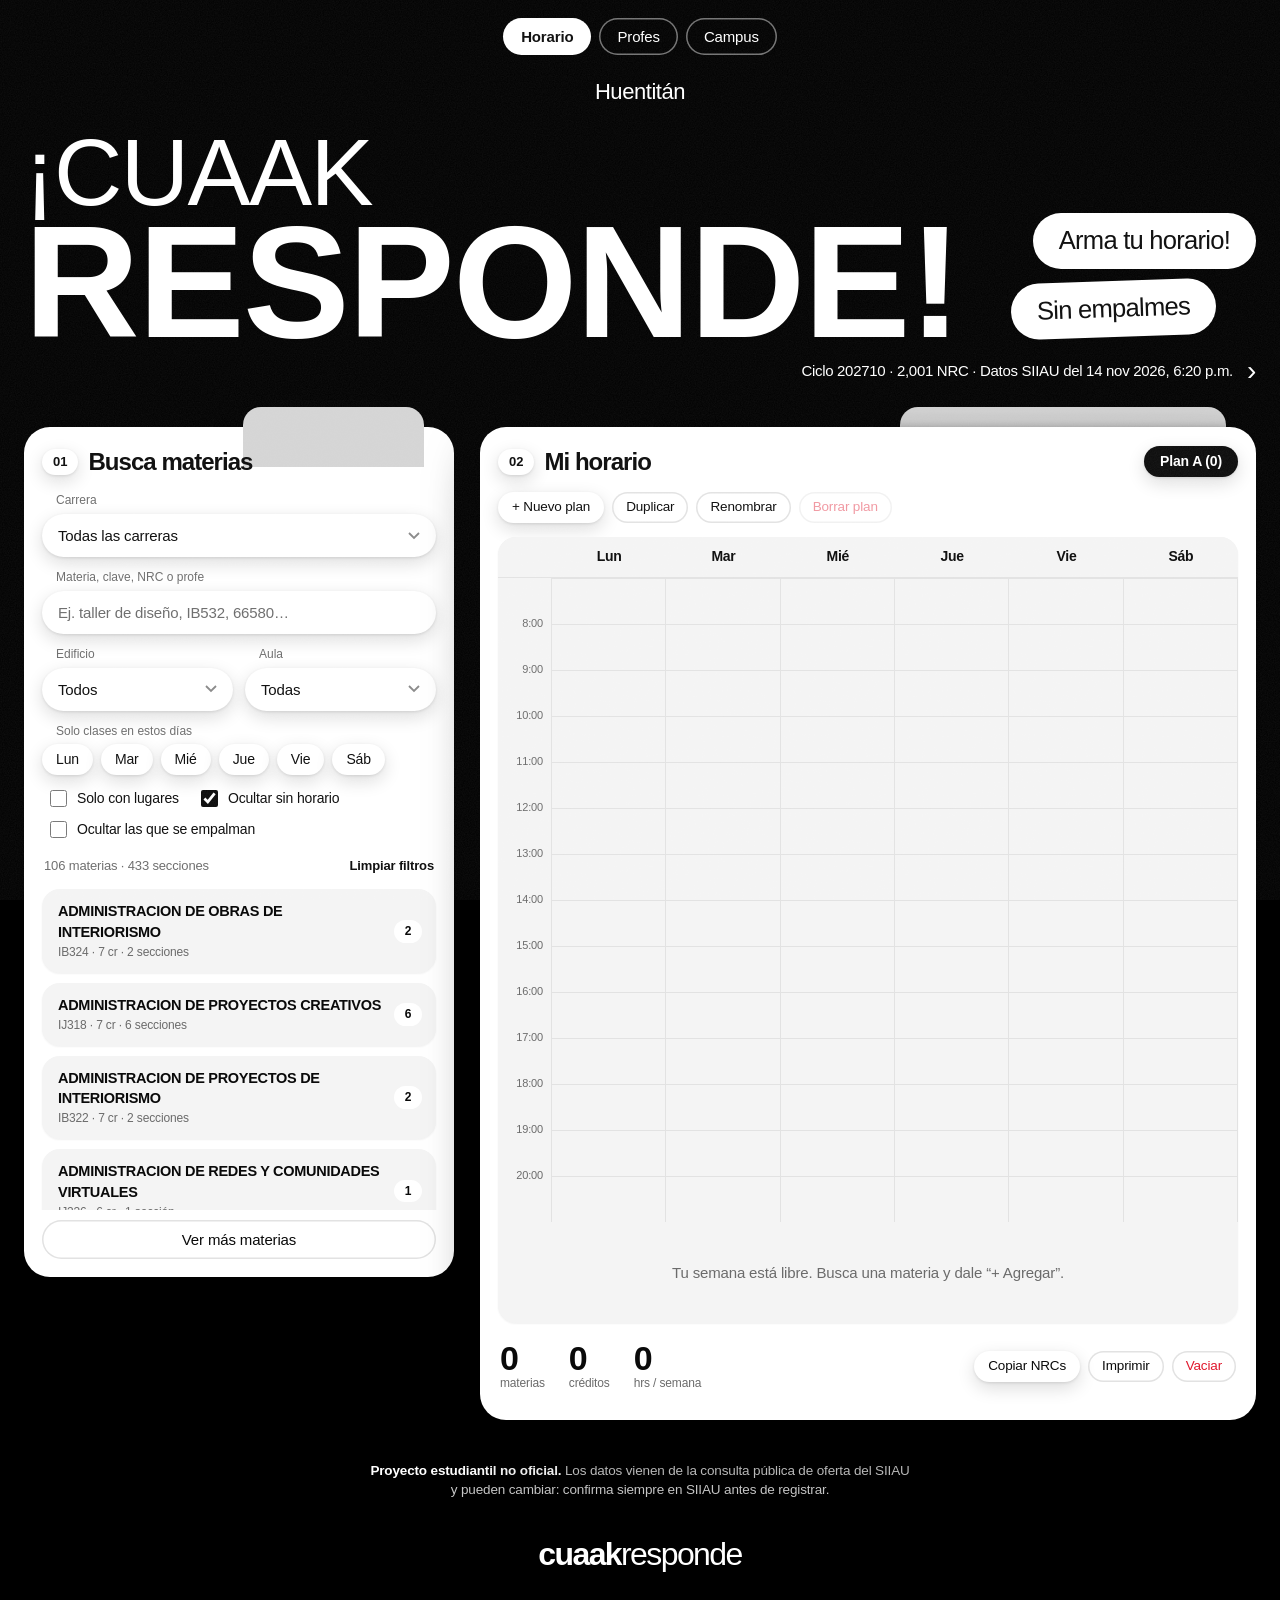
<file: index.html>
<!doctype html>
<html lang="es">
<head>
<meta charset="utf-8">
<meta name="viewport" content="width=device-width, initial-scale=1">
<title>CUAAK RESPONDE</title>
<meta name="description" content="Planificador de horarios hecho por y para la comunidad del CUAAD Huentitán. Proyecto estudiantil no oficial.">
<meta name="theme-color" content="#000000">
<meta property="og:type" content="website">
<meta property="og:locale" content="es_MX">
<meta property="og:site_name" content="CUAAK RESPONDE">
<meta property="og:title" content="¡CUAAK RESPONDE! · Horario, Profes y Campus">
<meta property="og:description" content="Arma tu horario sin empalmes, opina de tus profes y reporta lo que no funciona en el campus. Hecho por y para la comunidad de Huentitán.">
<meta property="og:url" content="https://respondecuaak-dotcom.github.io/cuaak-responde/">
<meta property="og:image" content="https://respondecuaak-dotcom.github.io/cuaak-responde/og.jpg">
<meta property="og:image:type" content="image/jpeg">
<meta property="og:image:width" content="1200">
<meta property="og:image:height" content="630">
<meta property="og:image:alt" content="¡CUAAK RESPONDE! Horario, Profes y Campus para la comunidad de Huentitán">
<meta name="twitter:card" content="summary_large_image">
<meta name="twitter:image" content="https://respondecuaak-dotcom.github.io/cuaak-responde/og.jpg">
<link rel="preconnect" href="https://fonts.cdnfonts.com" crossorigin>
<link rel="preload" href="https://fonts.cdnfonts.com/s/8581/AlteHaasGroteskBold.woff" as="font" type="font/woff" crossorigin>
<link rel="stylesheet" href="styles.css?v=7">
<link rel="icon" href="data:image/svg+xml,%3Csvg xmlns='http://www.w3.org/2000/svg' viewBox='0 0 64 64'%3E%3Crect width='64' height='64' rx='16' fill='%23000000'/%3E%3Ctext x='32' y='45' font-family='Helvetica,Arial,sans-serif' font-size='38' font-weight='900' fill='%23fff' text-anchor='middle'%3EC!%3C/text%3E%3C/svg%3E">
</head>
<body>

<nav class="menu" aria-label="Secciones">
  <a href="./" aria-current="page">Horario</a>
  <a href="profes.html">Profes</a>
  <a href="campus.html">Campus</a>
</nav>

<header class="hero">
  <p class="eyebrow">Huentitán</p>
  <h1 class="titulo"><span class="t1">¡CUAAK</span><span class="t2">RESPONDE!</span></h1>
  <div class="hero-pills" aria-hidden="true">
    <span class="pill-flota p-a">Arma tu horario!</span>
    <span class="pill-flota p-b">Sin empalmes</span>
  </div>
  <a class="hero-meta" href="#app"><span id="meta">Cargando oferta…</span><span class="chev" aria-hidden="true">›</span></a>
</header>

<main class="layout" id="app">
  <!-- ============ BUSCADOR ============ -->
  <section class="panel buscar" aria-label="Buscar materias">
    <div class="panel-head">
      <h2><span class="num">01</span> Busca materias</h2>
    </div>

    <div class="filtros">
      <label class="campo ancho">
        <span>Carrera</span>
        <select id="f-carrera"><option value="">Todas las carreras</option></select>
      </label>
      <label class="campo ancho">
        <span>Materia, clave, NRC o profe</span>
        <input id="f-q" type="search" placeholder="Ej. taller de diseño, IB532, 66580…" autocomplete="off">
      </label>
      <label class="campo">
        <span>Edificio</span>
        <select id="f-edificio"><option value="">Todos</option></select>
      </label>
      <label class="campo">
        <span>Aula</span>
        <select id="f-aula"><option value="">Todas</option></select>
      </label>
      <fieldset class="campo ancho dias-filtro">
        <legend>Solo clases en estos días</legend>
        <div class="chips" id="f-dias"></div>
      </fieldset>
      <div class="toggles ancho">
        <label class="check"><input type="checkbox" id="f-cupo"> Solo con lugares</label>
        <label class="check"><input type="checkbox" id="f-horario" checked> Ocultar sin horario</label>
        <label class="check"><input type="checkbox" id="f-libres"> Ocultar las que se empalman</label>
      </div>
    </div>

    <div class="resultados-head">
      <span id="conteo">—</span>
      <button class="link" id="limpiar" type="button">Limpiar filtros</button>
    </div>
    <div id="resultados" class="resultados" aria-live="polite"></div>
    <button id="mas" class="btn ghost full" type="button" hidden>Ver más materias</button>
  </section>

  <!-- ============ HORARIO ============ -->
  <section class="panel horario" aria-label="Mi horario">
    <div class="panel-head">
      <h2><span class="num">02</span> Mi horario</h2>
      <div class="planes" id="planes" role="tablist"></div>
    </div>

    <div class="plan-acciones">
      <button class="btn sm" id="p-nuevo" type="button">+ Nuevo plan</button>
      <button class="btn sm ghost" id="p-dup" type="button">Duplicar</button>
      <button class="btn sm ghost" id="p-ren" type="button">Renombrar</button>
      <button class="btn sm ghost danger" id="p-del" type="button">Borrar plan</button>
    </div>

    <div id="alertas" class="alertas" aria-live="assertive"></div>

    <div class="grid-wrap">
      <div id="grid" class="grid"></div>
    </div>

    <div class="resumen">
      <div class="stats">
        <div><b id="s-materias">0</b><span>materias</span></div>
        <div><b id="s-creditos">0</b><span>créditos</span></div>
        <div><b id="s-horas">0</b><span>hrs / semana</span></div>
      </div>
      <div class="resumen-acciones">
        <button class="btn sm" id="copiar" type="button">Copiar NRCs</button>
        <button class="btn sm ghost" id="imprimir" type="button">Imprimir</button>
        <button class="btn sm ghost danger" id="vaciar" type="button">Vaciar</button>
      </div>
    </div>
    <ul id="lista" class="lista"></ul>
  </section>
</main>

<footer class="pie">
  <p><b>Proyecto estudiantil no oficial.</b> Los datos vienen de la consulta pública de oferta del SIIAU y pueden cambiar: confirma siempre en SIIAU antes de registrar.</p>  <p class="firma"><b>cuaak</b>responde</p>
</footer>

<div id="toast" class="toast" role="status" hidden></div>

<script src="config.js?v=7"></script>
<script src="data/oferta.js?v=7" onerror="window.OFERTA_ERROR=true"></script>
<script src="app.js?v=7"></script>
</body>
</html>
</file>
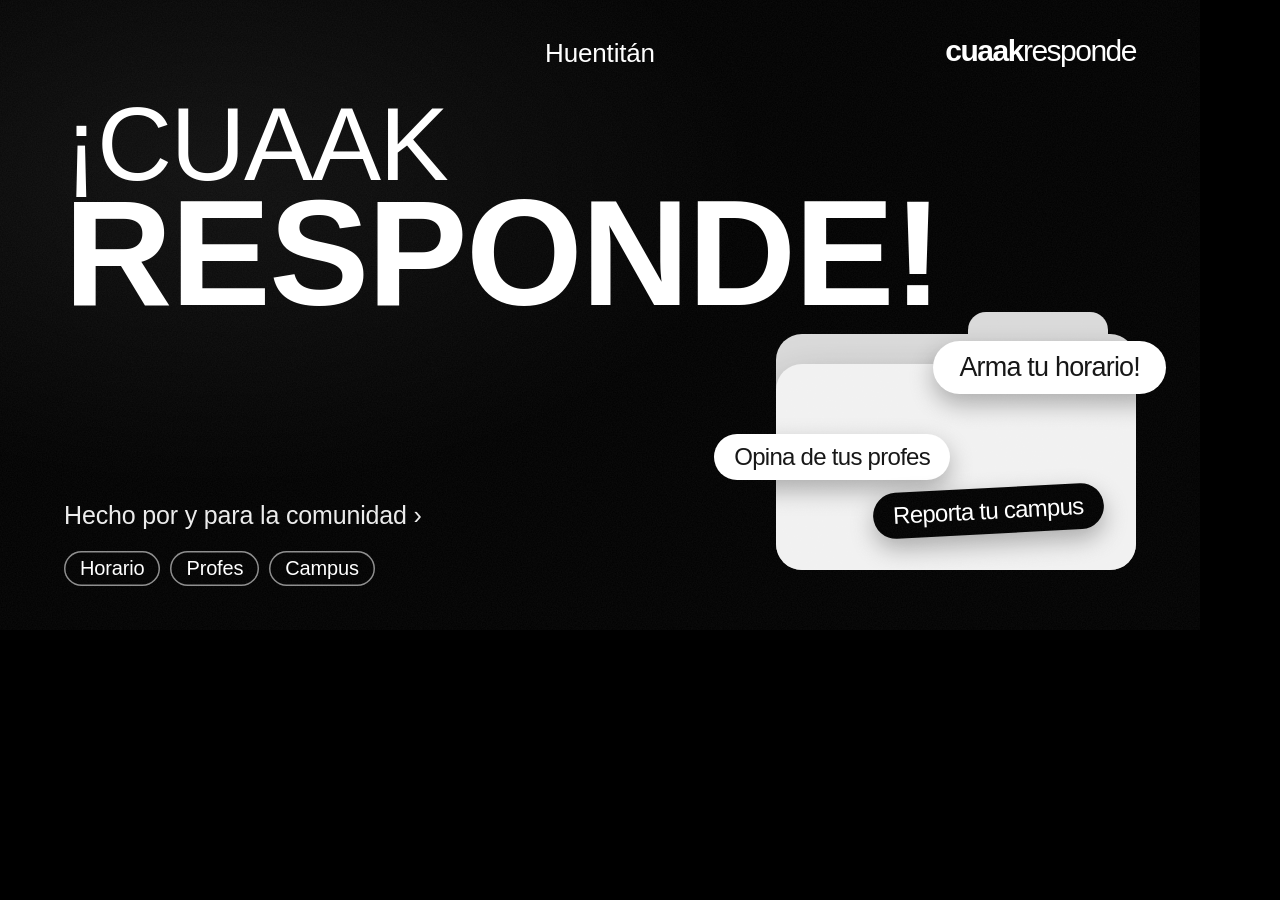
<file: assets/og.html>
<!doctype html>
<html lang="es">
<head>
<meta charset="utf-8">
<title>Imagen para compartir</title>
<!-- Fuente de og.jpg, og-profes.jpg y og-campus.jpg (1200x630).
     Variante con ?v=general | ?v=profes | ?v=campus. Para regenerar: captura con
     msedge --headless --hide-scrollbars --window-size=1200,630 --screenshot=og-profes.png "assets/og.html?v=profes"
     y conviértela a JPG (calidad ~88) para que pese < 300 KB (WhatsApp). -->
<style>
@font-face { font-family: "Alte Haas Grotesk"; font-weight: 400;
  src: url("https://fonts.cdnfonts.com/s/8581/AlteHaasGroteskRegular.woff") format("woff"); }
@font-face { font-family: "Alte Haas Grotesk"; font-weight: 700;
  src: url("https://fonts.cdnfonts.com/s/8581/AlteHaasGroteskBold.woff") format("woff"); }
* { box-sizing: border-box; margin: 0; }
html, body { width: 1200px; height: 630px; overflow: hidden; }
body {
  background: #000000; color: #fff; position: relative;
  font-family: "Alte Haas Grotesk", "Helvetica Neue", Arial, sans-serif; letter-spacing: -.01em;
  -webkit-font-smoothing: antialiased;
}
/* grano + luz suave para darle profundidad */
body::before {
  content: ""; position: absolute; inset: 0;
  background: radial-gradient(900px 520px at 18% 28%, rgba(255,255,255,.06), transparent 60%),
              radial-gradient(700px 500px at 95% 100%, rgba(0,0,0,.30), transparent 60%);
}
body::after {
  content: ""; position: absolute; inset: 0; pointer-events: none; opacity: .14; mix-blend-mode: screen;
  background-image: url("data:image/svg+xml,%3Csvg xmlns='http://www.w3.org/2000/svg' width='300' height='300'%3E%3Cfilter id='n'%3E%3CfeTurbulence type='fractalNoise' baseFrequency='.8' numOctaves='3' stitchTiles='stitch'/%3E%3CfeColorMatrix values='0 0 0 0 1 0 0 0 0 1 0 0 0 0 1 0 0 0 .35 0'/%3E%3C/filter%3E%3Crect width='100%25' height='100%25' filter='url(%23n)'/%3E%3C/svg%3E");
}
.eyebrow { position: absolute; top: 38px; left: 0; right: 0; text-align: center; font-size: 26px; }
.titulo { position: absolute; left: 64px; top: 100px; line-height: .86; letter-spacing: -.05em; white-space: nowrap; }
.t1 { display: block; font-size: 104px; font-weight: 400; }
.t2 { display: block; font-size: var(--t2, 150px); font-weight: 700; }

.folder { position: absolute; right: 64px; bottom: 60px; width: 360px; height: 236px; }
.folder .back { position: absolute; inset: 0; background: #D9D9D9; border-radius: 26px; }
.folder .tab { position: absolute; top: -22px; right: 28px; width: 140px; height: 50px; background: #D9D9D9; border-radius: 18px 18px 0 0; }
.folder .front { position: absolute; left: 0; right: 0; bottom: 0; height: 206px; background: #F1F1F1; border-radius: 26px; box-shadow: 0 22px 44px rgba(0,0,0,.38); }

.pill {
  position: absolute; background: #fff; color: #111; border-radius: 999px; padding: 11px 26px;
  font-size: 27px; letter-spacing: -.03em; box-shadow: 0 10px 24px rgba(0,0,0,.30); white-space: nowrap;
}
.pill.g { background: #000000; color: #fff; }
.pill.ok { background: #12804B; color: #fff; }
.pill.b { font-weight: 700; }

.meta { position: absolute; left: 64px; bottom: 100px; font-size: 25px; opacity: .92; }
.secciones { position: absolute; left: 64px; bottom: 44px; display: flex; gap: 10px; }
.secciones span { font-size: 20px; padding: 6px 16px; border-radius: 999px; box-shadow: inset 0 0 0 1.5px rgba(255,255,255,.55); }
.secciones span.on { background: #fff; color: #111; box-shadow: none; font-weight: 700; }
.firma { position: absolute; right: 64px; top: 34px; font-size: 30px; letter-spacing: -.05em; }
.firma b { font-weight: 700; }
</style>
</head>
<body>
  <p class="eyebrow">Huentitán</p>
  <p class="firma"><b>cuaak</b>responde</p>
  <h1 class="titulo"><span class="t1" id="t1"></span><span class="t2" id="t2"></span></h1>
  <div class="folder"><div class="tab"></div><div class="back"></div><div class="front"></div></div>
  <div id="pills"></div>
  <p class="meta" id="meta"></p>
  <div class="secciones" id="secs"></div>

<script>
  const V = {
    general: {
      t1: "¡CUAAK", t2: "RESPONDE!", size: "150px", on: null,
      meta: "Hecho por y para la comunidad ›",
      pills: [
        ["Arma tu horario!", "right:34px; bottom:236px;", ""],
        ["Opina de tus profes", "right:250px; bottom:150px; font-size:24px; padding:9px 20px;", ""],
        ["Reporta tu campus", "right:96px; bottom:96px; font-size:24px; padding:9px 20px; transform:rotate(-3deg);", "g"],
      ],
    },
    profes: {
      t1: "¡OPINA DE", t2: "TUS PROFES!", size: "128px", on: "Profes",
      meta: "Reseñas anónimas de alumnos ›",
      pills: [
        ["★ 4.6", "right:44px; bottom:238px; font-size:32px;", "ok b"],
        ["Explica bien", "right:250px; bottom:158px; font-size:24px; padding:9px 20px;", ""],
        ["Califica justo", "right:70px; bottom:150px; font-size:24px; padding:9px 20px;", ""],
        ["Es anónimo", "right:150px; bottom:84px; font-size:24px; padding:9px 20px; transform:rotate(-3deg);", "g"],
      ],
    },
    campus: {
      t1: "¡REPORTA", t2: "TU CAMPUS!", size: "132px", on: "Campus",
      meta: "Lo llevamos en oficio hasta que se solucione ›",
      pills: [
        ["¿Algo no funciona?", "right:30px; bottom:238px;", ""],
        ["Baños", "right:300px; bottom:160px; font-size:24px; padding:9px 20px;", ""],
        ["Material", "right:170px; bottom:160px; font-size:24px; padding:9px 20px;", ""],
        ["✓ Solucionado", "right:120px; bottom:90px; font-size:24px; padding:9px 20px; transform:rotate(-3deg);", "ok"],
      ],
    },
  };
  const v = V[new URLSearchParams(location.search).get("v")] || V.general;
  document.getElementById("t1").textContent = v.t1;
  document.getElementById("t2").textContent = v.t2;
  document.body.style.setProperty("--t2", v.size);
  document.getElementById("meta").textContent = v.meta;
  for (const [txt, css, cls] of v.pills) {
    const p = document.createElement("span"); p.className = "pill " + cls; p.style.cssText = css; p.textContent = txt;
    document.getElementById("pills").append(p);
  }
  for (const s of ["Horario", "Profes", "Campus"]) {
    const e = document.createElement("span"); e.textContent = s; if (s === v.on) e.className = "on";
    document.getElementById("secs").append(e);
  }
</script>
</body>
</html>
</file>
<file: styles.css>
/* CUAAK RESPONDE — estilo póster: negro con grano, carpetas y píldoras blancas */
@font-face {
  font-family: "Alte Haas Grotesk"; font-style: normal; font-weight: 400; font-display: swap;
  src: local("Alte Haas Grotesk"), local("AlteHaasGrotesk"),
       url("https://fonts.cdnfonts.com/s/8581/AlteHaasGroteskRegular.woff") format("woff");
}
@font-face {
  font-family: "Alte Haas Grotesk"; font-style: normal; font-weight: 700; font-display: swap;
  src: local("Alte Haas Grotesk Bold"), local("AlteHaasGrotesk-Bold"),
       url("https://fonts.cdnfonts.com/s/8581/AlteHaasGroteskBold.woff") format("woff");
}
/* Mismo diseño en modo claro y oscuro: fondo negro, todo lo demás blanco. */
:root {
  --bg: #000000;            /* fondo negro */
  --on-bg: #FFFFFF;
  --on-bg-soft: rgba(255, 255, 255, .78);
  --folder: #FFFFFF;        /* hoja frontal de la carpeta */
  --folder-back: #D4D4D4;   /* hoja trasera / pestaña */
  --sheet: #F4F4F4;         /* tarjetas dentro de la carpeta */
  --ink: #0A0A0A;
  --muted: #6B6B6B;
  --line: #E2E2E2;
  --pill: #FFFFFF;
  --pill-ink: #0A0A0A;
  --accent: #0A0A0A;        /* botones y selección: negro sobre blanco */
  --accent-ink: #FFFFFF;
  --ok: #138A4F;
  --bad: #E0182D;
  --bad-bg: #FFE6E9;
  --shadow-pill: 0 6px 18px rgba(0, 0, 0, .14), 0 1px 3px rgba(0, 0, 0, .10);
  --shadow-folder: 0 24px 50px rgba(0, 0, 0, .6), 0 3px 10px rgba(0, 0, 0, .4);
  --block-l: 88%;
  --block-s: 85%;
  --block-border-l: 45%;
  --grain-opacity: .07;
  --font: "Alte Haas Grotesk", "Helvetica Neue", Helvetica, Arial, system-ui, sans-serif;
  color-scheme: light;
}

* { box-sizing: border-box; }
[hidden] { display: none !important; }
html { -webkit-text-size-adjust: 100%; scroll-behavior: smooth; }
body {
  margin: 0; background: var(--bg); color: var(--ink);
  font-family: var(--font); font-size: 15px; line-height: 1.4;
  -webkit-font-smoothing: antialiased; letter-spacing: -.01em;
}
/* grano de papel sobre el fondo negro, como el póster (screen: no ensucia lo blanco) */
body::after {
  content: ""; position: fixed; inset: 0; z-index: 90; pointer-events: none;
  opacity: var(--grain-opacity); mix-blend-mode: screen;
  background-image: url("data:image/svg+xml,%3Csvg xmlns='http://www.w3.org/2000/svg' width='220' height='220'%3E%3Cfilter id='n'%3E%3CfeTurbulence type='fractalNoise' baseFrequency='.85' numOctaves='3' stitchTiles='stitch'/%3E%3CfeColorMatrix values='0 0 0 0 1 0 0 0 0 1 0 0 0 0 1 0 0 0 .9 0'/%3E%3C/filter%3E%3Crect width='100%25' height='100%25' filter='url(%23n)'/%3E%3C/svg%3E");
}
button, input, select { font: inherit; color: inherit; letter-spacing: inherit; }
.tab-num { font-variant-numeric: tabular-nums; }

/* ---------- menú ---------- */
.menu {
  display: flex; justify-content: center; gap: 8px; flex-wrap: wrap;
  padding: 18px 16px 0; max-width: 1600px; margin: 0 auto;
}
.menu a, .menu .pronto {
  border-radius: 999px; padding: 8px 18px; font-size: 15px; text-decoration: none;
  color: var(--on-bg); box-shadow: inset 0 0 0 1.5px color-mix(in srgb, var(--on-bg) 45%, transparent);
}
.menu a:hover { box-shadow: inset 0 0 0 1.5px var(--on-bg); }
.menu a[aria-current="page"] { background: var(--pill); color: var(--pill-ink); box-shadow: var(--shadow-pill); font-weight: 700; }
.menu .pronto { opacity: .6; cursor: default; }
.menu .pronto small { font-size: 11px; margin-left: 4px; }
.menu a:focus-visible { outline: 3px solid var(--on-bg); outline-offset: 2px; }

/* ---------- hero ---------- */
.hero {
  color: var(--on-bg); max-width: 1600px; margin: 0 auto; padding: 22px 24px 8px;
  display: grid; grid-template-columns: 1fr auto; align-items: end; gap: 6px 24px;
}
.eyebrow { grid-column: 1 / -1; justify-self: center; margin: 0 0 18px; font-size: 22px; font-weight: 400; letter-spacing: -.02em; }
.titulo { margin: 0; line-height: .86; letter-spacing: -.055em; display: flex; flex-direction: column; }
.titulo .t1 { font-weight: 400; font-size: clamp(32px, 7.4vw, 104px); }
.titulo .t2 { font-weight: 700; font-size: clamp(40px, 12.5vw, 176px); }
@media (max-width: 600px) {
  .titulo .t1 { font-size: 9vw; }
  .titulo .t2 { font-size: 14.2vw; }
}
.hero-pills { display: flex; flex-direction: column; align-items: flex-end; gap: 12px; padding-bottom: 14px; }
.pill-flota {
  background: var(--pill); color: var(--pill-ink); border-radius: 999px; padding: 10px 26px;
  font-size: clamp(17px, 2vw, 26px); font-weight: 400; letter-spacing: -.03em; box-shadow: var(--shadow-pill);
}
.pill-flota.p-b { margin-right: 40px; transform: rotate(-2deg); }
.hero-meta {
  grid-column: 1 / -1; justify-self: end; display: inline-flex; align-items: center; gap: 14px;
  color: var(--on-bg); text-decoration: none; font-size: 15px; font-weight: 400; letter-spacing: -.02em;
}
.hero-meta br { display: none; }
.hero-meta #meta { display: inline; }
.chev { font-size: 28px; line-height: 1; font-weight: 400; }

/* ---------- layout ---------- */
.layout {
  display: grid; grid-template-columns: minmax(340px, 430px) 1fr; gap: 26px;
  padding: 34px 24px 24px; align-items: start; max-width: 1600px; margin: 0 auto;
}
/* carpeta: hoja frontal + pestaña trasera */
.panel {
  position: relative; background: var(--folder); border-radius: 26px; padding: 18px;
  box-shadow: var(--shadow-folder); min-width: 0;
}
.panel::before {
  content: ""; position: absolute; z-index: -1; top: -20px; right: 30px; width: 42%; height: 60px;
  background: var(--folder-back); border-radius: 18px 18px 0 0;
}
.buscar { position: sticky; top: 30px; max-height: calc(100vh - 50px); display: flex; flex-direction: column; }
.panel-head { display: flex; align-items: center; justify-content: space-between; gap: 10px; flex-wrap: wrap; margin-bottom: 14px; }
h2 { margin: 0; font-size: 24px; font-weight: 700; letter-spacing: -.04em; display: flex; align-items: center; gap: 10px; }
.num {
  background: var(--pill); color: var(--pill-ink); box-shadow: var(--shadow-pill);
  font-size: 13px; font-weight: 700; padding: 4px 11px; border-radius: 999px; letter-spacing: 0;
}

/* ---------- filtros ---------- */
.filtros { display: grid; grid-template-columns: 1fr 1fr; gap: 12px; }
.ancho { grid-column: 1 / -1; }
.campo { display: flex; flex-direction: column; gap: 5px; min-width: 0; margin: 0; padding: 0; border: 0; }
.campo > span, .campo legend { font-size: 12px; font-weight: 400; color: var(--muted); padding: 0 0 0 14px; letter-spacing: 0; }
.campo select, .campo input {
  width: 100%; padding: 11px 16px; border: 0; border-radius: 999px; min-width: 0;
  background: var(--pill); color: var(--pill-ink); box-shadow: var(--shadow-pill);
  appearance: none; -webkit-appearance: none;
}
.campo select {
  padding-right: 38px; cursor: pointer;
  background-image: url("data:image/svg+xml,%3Csvg xmlns='http://www.w3.org/2000/svg' width='12' height='8'%3E%3Cpath d='M1 1l5 5 5-5' fill='none' stroke='%23888' stroke-width='1.8'/%3E%3C/svg%3E");
  background-repeat: no-repeat; background-position: right 16px center;
}
.campo input::placeholder { color: var(--muted); }
.campo input:focus, .campo select:focus, .btn:focus-visible, .chip:focus-visible, .plan-tab:focus-visible {
  outline: 3px solid var(--accent); outline-offset: 2px;
}
.chips { display: flex; gap: 8px; flex-wrap: wrap; margin-top: 4px; }
.chip {
  border: 0; background: var(--pill); color: var(--pill-ink); box-shadow: var(--shadow-pill);
  border-radius: 999px; padding: 6px 14px; font-weight: 400; font-size: 14px; cursor: pointer;
}
.chip[aria-pressed="true"] { background: var(--accent); color: var(--accent-ink); }
.toggles { display: flex; flex-wrap: wrap; gap: 8px 18px; padding-left: 4px; }
.check { display: flex; align-items: center; gap: 7px; font-size: 14px; cursor: pointer; }
.check input { accent-color: var(--accent); width: 17px; height: 17px; }

.resultados-head { display: flex; justify-content: space-between; align-items: center; margin: 16px 2px 10px; font-size: 13px; color: var(--muted); }
.link { background: none; border: 0; padding: 0; color: var(--accent); font-weight: 700; cursor: pointer; }
.link:hover { text-decoration: underline; text-underline-offset: 3px; }
.resultados { overflow-y: auto; min-height: 120px; margin: 0 -10px; padding: 4px 10px 10px; flex: 1; }

/* ---------- materia ---------- */
.materia { background: var(--sheet); border-radius: 18px; margin-bottom: 10px; box-shadow: 0 1px 2px rgba(0,0,0,.06); }
.materia[open] { box-shadow: var(--shadow-pill); }
.materia summary {
  list-style: none; cursor: pointer; padding: 12px 14px 12px 16px; display: grid;
  grid-template-columns: 1fr auto; gap: 2px 10px; align-items: center;
}
.materia summary::-webkit-details-marker { display: none; }
.m-nombre { font-weight: 700; font-size: 14.5px; letter-spacing: -.02em; }
.m-info { grid-column: 1; font-size: 12px; color: var(--muted); }
.m-badge {
  grid-row: 1 / span 2; grid-column: 2; font-size: 12px; font-weight: 700; min-width: 28px; text-align: center;
  background: var(--folder); color: var(--ink); border-radius: 999px; padding: 3px 9px;
}
.m-badge.en { background: var(--accent); color: var(--accent-ink); }
.secciones { border-top: 1px solid var(--line); }
.sec { padding: 12px 14px 12px 16px; display: grid; grid-template-columns: 1fr auto; gap: 5px 10px; border-bottom: 1px solid var(--line); }
.sec:last-child { border-bottom: 0; }
.sec.agregada { background: color-mix(in srgb, var(--accent) 10%, transparent); }
.sec-top { display: flex; gap: 6px; flex-wrap: wrap; align-items: center; font-size: 12px; }
.sec-top .nrc { font-weight: 700; font-size: 14px; font-variant-numeric: tabular-nums; margin-right: 2px; }
.pill {
  font-size: 12px; padding: 2px 10px; border-radius: 999px; background: var(--pill); color: var(--pill-ink);
  box-shadow: 0 2px 6px rgba(0,0,0,.12); font-variant-numeric: tabular-nums;
}
.pill.lleno { color: var(--bad); }
.pill.hay { color: var(--ok); }
.ses { font-size: 12.5px; line-height: 1.5; font-variant-numeric: tabular-nums; }
.ses .d { display: inline-block; min-width: 10ch; font-weight: 700; }
.prof { font-size: 12px; color: var(--muted); }
.empalme { font-size: 12px; font-weight: 700; color: var(--bad); }
.sec-btn { grid-row: 1 / span 4; grid-column: 2; align-self: center; }

/* ---------- botones (píldoras) ---------- */
.btn {
  border: 0; background: var(--pill); color: var(--pill-ink); box-shadow: var(--shadow-pill);
  border-radius: 999px; padding: 9px 18px; font-weight: 400; cursor: pointer; white-space: nowrap;
  transition: transform .12s ease, box-shadow .12s ease;
}
.btn:hover { transform: translateY(-1px); box-shadow: 0 10px 22px rgba(0,0,0,.18); }
.btn:active { transform: translateY(1px); box-shadow: 0 2px 6px rgba(0,0,0,.14); }
.btn:disabled { opacity: .45; cursor: default; transform: none; }
.btn.ghost { background: transparent; box-shadow: inset 0 0 0 1.5px var(--line); }
.btn.danger { color: var(--bad); }
.btn.add { background: var(--accent); color: var(--accent-ink); font-weight: 700; }
.btn.quitar { background: var(--folder); }
.btn.sm { padding: 6px 14px; font-size: 13.5px; }
.btn.full { width: 100%; margin-top: 10px; }

/* ---------- planes ---------- */
.planes { display: flex; gap: 8px; flex-wrap: wrap; }
.plan-tab {
  border: 0; background: var(--pill); color: var(--pill-ink); box-shadow: var(--shadow-pill);
  border-radius: 999px; padding: 6px 16px; font-weight: 400; cursor: pointer; font-size: 14px;
  max-width: 18ch; overflow: hidden; text-overflow: ellipsis; white-space: nowrap;
}
.plan-tab[aria-selected="true"] { background: var(--accent); color: var(--accent-ink); font-weight: 700; }
.plan-acciones { display: flex; gap: 8px; flex-wrap: wrap; margin-bottom: 14px; }

/* ---------- alertas ---------- */
.alertas:empty { display: none; }
.alertas { background: var(--bad-bg); border-radius: 18px; padding: 12px 16px; margin-bottom: 14px; box-shadow: inset 0 0 0 1.5px var(--bad); }
.alertas h3 { margin: 0 0 4px; font-size: 15px; color: var(--bad); letter-spacing: -.02em; }
.alertas ul { margin: 0; padding-left: 18px; font-size: 13px; }

/* ---------- grid semanal ---------- */
.grid-wrap { overflow-x: auto; border-radius: 18px; background: var(--sheet); box-shadow: 0 1px 2px rgba(0,0,0,.06); }
.grid { --hpx: 46px; display: grid; min-width: 640px; position: relative; }
.g-head {
  position: sticky; top: 0; z-index: 3; background: var(--sheet); color: var(--ink);
  font-weight: 700; text-align: center; padding: 10px 0; font-size: 14px; letter-spacing: -.02em;
  border-bottom: 1px solid var(--line);
}
.g-horas { position: relative; border-right: 1px solid var(--line); }
.g-hora { position: absolute; right: 8px; transform: translateY(-50%); font-size: 11px; color: var(--muted); font-variant-numeric: tabular-nums; }
.g-dia { position: relative; border-right: 1px solid var(--line); background-image: repeating-linear-gradient(to bottom, var(--line) 0 1px, transparent 1px var(--hpx)); }
.g-dia:last-child { border-right: 0; }
.bloque {
  --h: 340;
  position: absolute; left: 3px; right: 3px; overflow: hidden; cursor: pointer;
  background: hsl(var(--h) var(--block-s) var(--block-l));
  border-left: 4px solid hsl(var(--h) 75% var(--block-border-l));
  border-radius: 10px; padding: 4px 6px; font-size: 11px; line-height: 1.2; color: var(--ink);
  box-shadow: 0 2px 6px rgba(0,0,0,.10);
}
.bloque b { display: block; font-size: 11.5px; font-weight: 700; letter-spacing: -.02em; }
.bloque .bl-meta { font-size: 10px; opacity: .8; font-variant-numeric: tabular-nums; }
.bloque.choque { box-shadow: inset 0 0 0 2px var(--bad); background-image: repeating-linear-gradient(-45deg, transparent 0 6px, color-mix(in srgb, var(--bad) 20%, transparent) 6px 12px); }
.bloque.choque::after { content: "!"; position: absolute; top: 3px; right: 3px; width: 16px; height: 16px; border-radius: 50%; background: var(--bad); color: #fff; font-weight: 700; font-size: 11px; display: grid; place-items: center; }
.bloque.hl { outline: 3px solid var(--ink); z-index: 2; }
.bloque.preview { opacity: .55; outline: 2px dashed var(--ink); pointer-events: none; z-index: 1; }
.grid-vacio { grid-column: 1 / -1; padding: 40px 20px; text-align: center; color: var(--muted); }

/* ---------- resumen ---------- */
.resumen { display: flex; justify-content: space-between; align-items: center; gap: 12px; flex-wrap: wrap; margin: 18px 2px 10px; }
.stats { display: flex; gap: 24px; }
.stats div { display: flex; flex-direction: column; }
.stats b { font-size: 34px; font-weight: 700; line-height: 1; letter-spacing: -.05em; font-variant-numeric: tabular-nums; }
.stats span { font-size: 12px; color: var(--muted); }
.resumen-acciones { display: flex; gap: 8px; flex-wrap: wrap; }
.lista { list-style: none; margin: 0; padding: 0; display: grid; grid-template-columns: repeat(auto-fill, minmax(260px, 1fr)); gap: 10px; }
.lista li {
  --h: 340; background: var(--sheet); border-radius: 16px; padding: 10px 12px 10px 16px;
  box-shadow: inset 4px 0 0 hsl(var(--h) 75% var(--block-border-l)), 0 1px 2px rgba(0,0,0,.06);
  display: grid; grid-template-columns: 1fr auto; gap: 2px 8px; font-size: 13.5px;
}
.lista li.choque { box-shadow: inset 4px 0 0 var(--bad), inset 0 0 0 1.5px var(--bad); }
.lista .l-n { font-weight: 700; letter-spacing: -.02em; }
.lista .l-i { font-size: 12px; color: var(--muted); font-variant-numeric: tabular-nums; }
.lista .x { grid-row: 1 / span 2; grid-column: 2; align-self: center; background: none; border: 0; font-size: 22px; cursor: pointer; color: var(--muted); padding: 0 4px; line-height: 1; }
.lista .x:hover { color: var(--bad); }

/* ---------- pie / toast ---------- */
.pie {
  color: var(--on-bg); display: flex; flex-direction: column; align-items: center; gap: 14px; text-align: center;
  padding: 18px 24px 40px; max-width: 1600px; margin: 0 auto; font-size: 13.5px;
}
.pie p { margin: 0; max-width: 72ch; color: var(--on-bg-soft); }
.pie p b { color: var(--on-bg); }
.firma { font-size: 32px; letter-spacing: -.05em; color: var(--on-bg) !important; font-weight: 400; margin-top: 18px !important; }
.firma b { font-weight: 700; }
.cargar { cursor: pointer; }
.toast {
  position: fixed; left: 50%; bottom: 22px; transform: translateX(-50%); z-index: 95;
  background: var(--pill); color: var(--pill-ink); padding: 11px 22px; border-radius: 999px;
  font-weight: 400; box-shadow: 0 12px 30px rgba(0,0,0,.25); max-width: calc(100vw - 32px);
}
.toast.bad { box-shadow: inset 0 0 0 2px var(--bad), 0 12px 30px rgba(0,0,0,.25); color: var(--bad); }
.vacio { padding: 24px 8px; text-align: center; color: var(--muted); }
.vacio b { display: block; color: var(--ink); font-size: 16px; margin-bottom: 4px; }

/* ---------- responsive ---------- */
@media (max-width: 960px) {
  .layout { grid-template-columns: 1fr; padding: 34px 16px 16px; gap: 42px; }
  .buscar { position: relative; top: auto; max-height: none; }
  .resultados { max-height: 60vh; }
  .hero { grid-template-columns: 1fr; padding: 18px 16px 4px; }
  .hero-pills { align-items: flex-end; flex-direction: row; justify-content: flex-end; flex-wrap: wrap; padding: 14px 0 6px; }
  .pill-flota.p-b { margin-right: 0; }
  .pie { padding: 12px 16px 32px; }
}
@media (max-width: 480px) {
  .filtros { grid-template-columns: 1fr; }
  .eyebrow { font-size: 18px; margin-bottom: 12px; }
  .grid { min-width: 560px; }
  .panel { padding: 14px; border-radius: 22px; }
}

/* ============ CAMPUS ============ */
.titulo .t1, .titulo .t2 { white-space: nowrap; }
.pag-campus .titulo .t2 { font-size: clamp(40px, 10.6vw, 150px); }
@media (max-width: 600px) { .pag-campus .titulo .t2 { font-size: 12.6vw; } }
.layout.campus { grid-template-columns: minmax(340px, 460px) 1fr; }
.reportar { position: sticky; top: 30px; max-height: calc(100vh - 50px); overflow-y: auto; }
.campo textarea {
  width: 100%; padding: 12px 16px; border: 0; border-radius: 18px; min-width: 0; resize: vertical;
  background: var(--pill); color: var(--pill-ink); box-shadow: var(--shadow-pill); font: inherit; letter-spacing: inherit;
}
.campo textarea:focus { outline: 3px solid var(--accent); outline-offset: 2px; }
.contador { align-self: flex-end; font-size: 11px; color: var(--muted); padding-right: 8px; }
.foto-drop {
  display: grid; place-items: center; gap: 8px; min-height: 92px; padding: 12px; cursor: pointer;
  border-radius: 18px; background: var(--pill); box-shadow: var(--shadow-pill); color: var(--muted); font-weight: 700;
}
.foto-drop:hover { color: var(--ink); }
.foto-drop:focus-within { outline: 3px solid var(--accent); outline-offset: 2px; }
.foto-drop img { max-width: 100%; max-height: 220px; border-radius: 12px; object-fit: cover; }
.aviso-foto { font-size: 12px; color: var(--muted); padding: 2px 8px 0; }
.reglas { background: var(--sheet); border-radius: 18px; padding: 12px 16px; font-size: 13px; }
.reglas ul { margin: 6px 0 0; padding-left: 18px; }
.reglas li { margin: 2px 0; }
.parecidos { background: color-mix(in srgb, var(--accent) 9%, var(--sheet)); border-radius: 18px; padding: 12px; display: grid; gap: 8px; }
.parecidos > p { margin: 0 4px; font-size: 13px; }

.tablero .panel-head { margin-bottom: 10px; }
.orden { border: 0; border-radius: 999px; padding: 6px 14px; background: var(--pill); color: var(--pill-ink); box-shadow: var(--shadow-pill); cursor: pointer; }
.estados { display: flex; gap: 8px; flex-wrap: wrap; margin-bottom: 12px; }
.buscar-t { margin-bottom: 14px; }
.casos { display: grid; grid-template-columns: repeat(auto-fill, minmax(300px, 1fr)); gap: 14px; align-items: start; }
.casos .vacio { grid-column: 1 / -1; }
.caso {
  background: var(--sheet); border-radius: 20px; padding: 14px 16px; display: grid; gap: 8px;
  box-shadow: 0 1px 2px rgba(0,0,0,.06); border-top: 5px solid var(--est, var(--line));
}
.caso-top { display: flex; align-items: center; gap: 6px; flex-wrap: wrap; }
.caso-id { margin-left: auto; font-size: 12px; color: var(--muted); font-variant-numeric: tabular-nums; }
.caso-lugar { margin: 0; font-size: 17px; font-weight: 700; letter-spacing: -.03em; line-height: 1.15; }
.caso-desc { margin: 0; font-size: 14px; white-space: pre-line; overflow-wrap: anywhere; }
.caso-foto img { display: block; width: 100%; max-height: 260px; object-fit: cover; border-radius: 14px; }
.caso-nota { margin: 0; font-size: 13px; background: var(--folder); border-radius: 12px; padding: 8px 12px; }
.caso-links { display: flex; gap: 8px; flex-wrap: wrap; }
.caso-links .btn { text-decoration: none; }
.caso-pie { display: flex; align-items: center; gap: 10px; flex-wrap: wrap; font-size: 13px; padding-top: 4px; border-top: 1px solid var(--line); }
.afect b { font-size: 18px; font-variant-numeric: tabular-nums; }
.caso-fecha { color: var(--muted); font-size: 12px; margin-left: auto; }
.reportar-abuso { color: var(--muted); font-weight: 400; font-size: 12px; }
.parecidos .caso { padding: 10px 12px; }

.estado { font-size: 12px; font-weight: 700; padding: 3px 10px; border-radius: 999px; color: #fff; background: var(--est); }
.est-reportado   { --est: #D7262B; }
.est-oficio      { --est: #2F3A8F; }
.est-proceso     { --est: #C27C0E; }
.est-solucionado { --est: #12804B; }
.chip.est-todos[aria-pressed="true"] { background: var(--accent); color: var(--accent-ink); }
.chip[class*="est-"]:not(.est-todos)[aria-pressed="true"] { background: var(--est); color: #fff; }

/* ============ PROFES ============ */
.pag-profes .titulo .t2 { font-size: clamp(40px, 10.2vw, 146px); }
@media (max-width: 600px) { .pag-profes .titulo .t2 { font-size: 12.2vw; } }
.layout.profes { grid-template-columns: minmax(320px, 420px) 1fr; }
.lista-profes { position: sticky; top: 30px; max-height: calc(100vh - 50px); display: flex; flex-direction: column; }
.profe-item {
  width: 100%; text-align: left; border: 0; cursor: pointer; display: grid; grid-template-columns: 1fr auto; gap: 2px 10px;
  align-items: center; background: var(--sheet); color: var(--ink); border-radius: 16px; padding: 11px 14px; margin-bottom: 8px;
  box-shadow: 0 1px 2px rgba(0,0,0,.06);
}
.profe-item:hover { box-shadow: var(--shadow-pill); }
.profe-item.activo { box-shadow: inset 0 0 0 2px var(--accent), var(--shadow-pill); }
.profe-item:focus-visible { outline: 3px solid var(--accent); outline-offset: 2px; }
.pi-nombre { font-weight: 700; font-size: 14.5px; letter-spacing: -.02em; }
.pi-info { grid-column: 1; font-size: 12px; color: var(--muted); }
.profe-item .nota-chica { grid-row: 1 / span 2; grid-column: 2; }
.nota-chica { font-size: 13px; font-weight: 700; padding: 3px 10px; border-radius: 999px; color: #fff; background: var(--muted); white-space: nowrap; font-variant-numeric: tabular-nums; }
.nota-chica small { font-weight: 400; opacity: .85; }
.nota-chica.alto { background: #12804B; }
.nota-chica.medio { background: #C27C0E; }
.nota-chica.bajo { background: #D7262B; }
.nota-chica.sin { background: transparent; color: var(--muted); box-shadow: inset 0 0 0 1px var(--line); font-weight: 400; }

.perfil { min-height: 300px; }
.perfil:focus { outline: none; }
.perfil-nombre { font-size: clamp(24px, 3vw, 34px); letter-spacing: -.04em; }
.perfil-materias, .perfil-etiquetas, .resena-etiquetas { display: flex; gap: 6px; flex-wrap: wrap; margin-bottom: 12px; }
.perfil-stats { flex-wrap: wrap; gap: 14px 28px; margin: 6px 0 14px; }
.perfil-stats .nota b { color: #12804B; }
.perfil-stats .nota.medio b { color: #C27C0E; }
.perfil-stats .nota.bajo b { color: #D7262B; }
.perfil-sin { background: var(--sheet); border-radius: 16px; padding: 14px 16px; margin: 6px 0 14px; }
.vacio.grande { padding: 70px 20px; font-size: 15px; }
.vacio.grande b { font-size: 22px; letter-spacing: -.03em; }

.form-resena { background: var(--sheet); border-radius: 20px; padding: 16px; margin-bottom: 18px; box-shadow: inset 0 0 0 2px var(--accent); }
.form-resena h3 { margin: 0; font-size: 18px; letter-spacing: -.03em; }
.form-resena .reglas { background: var(--folder); }
.escala-wrap { display: grid; gap: 4px; }
.escala { display: flex; gap: 6px; flex-wrap: wrap; }
.escala-op { position: relative; cursor: pointer; }
.escala-op input { position: absolute; opacity: 0; inset: 0; cursor: pointer; }
.escala-op span {
  display: inline-block; min-width: 44px; text-align: center; padding: 7px 12px; border-radius: 999px;
  background: var(--pill); color: var(--pill-ink); box-shadow: var(--shadow-pill); font-weight: 700; font-size: 14px;
}
.escala-op input:checked + span { background: var(--accent); color: var(--accent-ink); }
.escala-op input:focus-visible + span { outline: 3px solid var(--accent); outline-offset: 2px; }
.escala-op.si-no span { min-width: 70px; }
.escala-ext { display: flex; justify-content: space-between; max-width: 360px; font-size: 11px; color: var(--muted); padding: 0 4px; }

.resenas-head { display: flex; justify-content: space-between; align-items: center; margin: 8px 0 10px; }
.resenas-head h3 { margin: 0; font-size: 20px; letter-spacing: -.03em; }
.resenas { display: grid; gap: 12px; }
.resena { background: var(--sheet); border-radius: 18px; padding: 14px 16px; display: grid; gap: 8px; box-shadow: 0 1px 2px rgba(0,0,0,.06); }
.resena-top { display: flex; gap: 6px; flex-wrap: wrap; align-items: center; }
.resena-materia { font-weight: 700; font-size: 13px; }
.resena-ciclo { font-size: 12px; color: var(--muted); }
.resena-etiquetas { margin: 0; }
.resena-txt { margin: 0; font-size: 14.5px; white-space: pre-line; overflow-wrap: anywhere; }

/* calificación dentro del Horario */
.prof-nota { margin-left: 6px; font-size: 11px; font-weight: 700; padding: 1px 8px; border-radius: 999px; color: #fff; text-decoration: none; white-space: nowrap; }
.prof-nota.alto { background: #12804B; } .prof-nota.medio { background: #C27C0E; } .prof-nota.bajo { background: #D7262B; }
.prof-nota.sin { background: transparent; color: var(--accent); font-weight: 400; text-decoration: underline; text-underline-offset: 2px; padding: 0; }

/* ============ PANEL ============ */
.admin-wrap { max-width: 1200px; margin: 0 auto; padding: 24px; }
.admin-wrap .panel { margin-top: 30px; }
.login { max-width: 420px; margin: 40px auto; }
.adm-barra { display: flex; gap: 8px; flex-wrap: wrap; align-items: center; margin-bottom: 14px; }
.adm-barra .derecha { margin-left: auto; display: flex; gap: 8px; align-items: center; color: var(--muted); font-size: 13px; }
.adm-caso { grid-template-columns: 1fr; }
.adm-caso.oculta { opacity: .75; border-top-color: var(--muted); }
.adm-grid { display: grid; grid-template-columns: 1fr 1fr; gap: 10px; }
.adm-grid .campo > span { padding-left: 4px; }
.adm-grid select, .adm-grid input, .adm-grid textarea { box-shadow: inset 0 0 0 1.5px var(--line); }
.adm-foto { display: grid; grid-template-columns: 120px 1fr; gap: 10px; align-items: center; background: var(--folder); border-radius: 14px; padding: 8px; }
.adm-foto img { width: 120px; height: 90px; object-fit: cover; border-radius: 10px; }
.adm-acciones { display: flex; gap: 8px; flex-wrap: wrap; }
.marca { font-size: 11px; font-weight: 700; padding: 2px 8px; border-radius: 999px; background: var(--bad); color: #fff; }
.marca.gris { background: var(--muted); }

@media (max-width: 960px) {
  .layout.campus, .layout.profes { grid-template-columns: 1fr; }
  .lista-profes { position: relative; top: auto; max-height: none; }
  .lista-profes .resultados { max-height: 50vh; }
  .reportar { position: relative; top: auto; max-height: none; overflow: visible; }
  .casos { grid-template-columns: 1fr; }
  .adm-grid { grid-template-columns: 1fr; }
}

/* ---------- impresión ---------- */
@media print {
  body { background: #fff; }
  body::after { display: none; }
  .hero, .buscar, .plan-acciones, .resumen-acciones, .pie, .lista .x, .planes { display: none !important; }
  .layout { display: block; padding: 0; }
  .panel { box-shadow: none; padding: 0; background: #fff; }
  .panel::before { display: none; }
  .grid-wrap { overflow: visible; box-shadow: none; }
  .grid { min-width: 0; }
  .bloque, .g-head { -webkit-print-color-adjust: exact; print-color-adjust: exact; }
}
</file>
